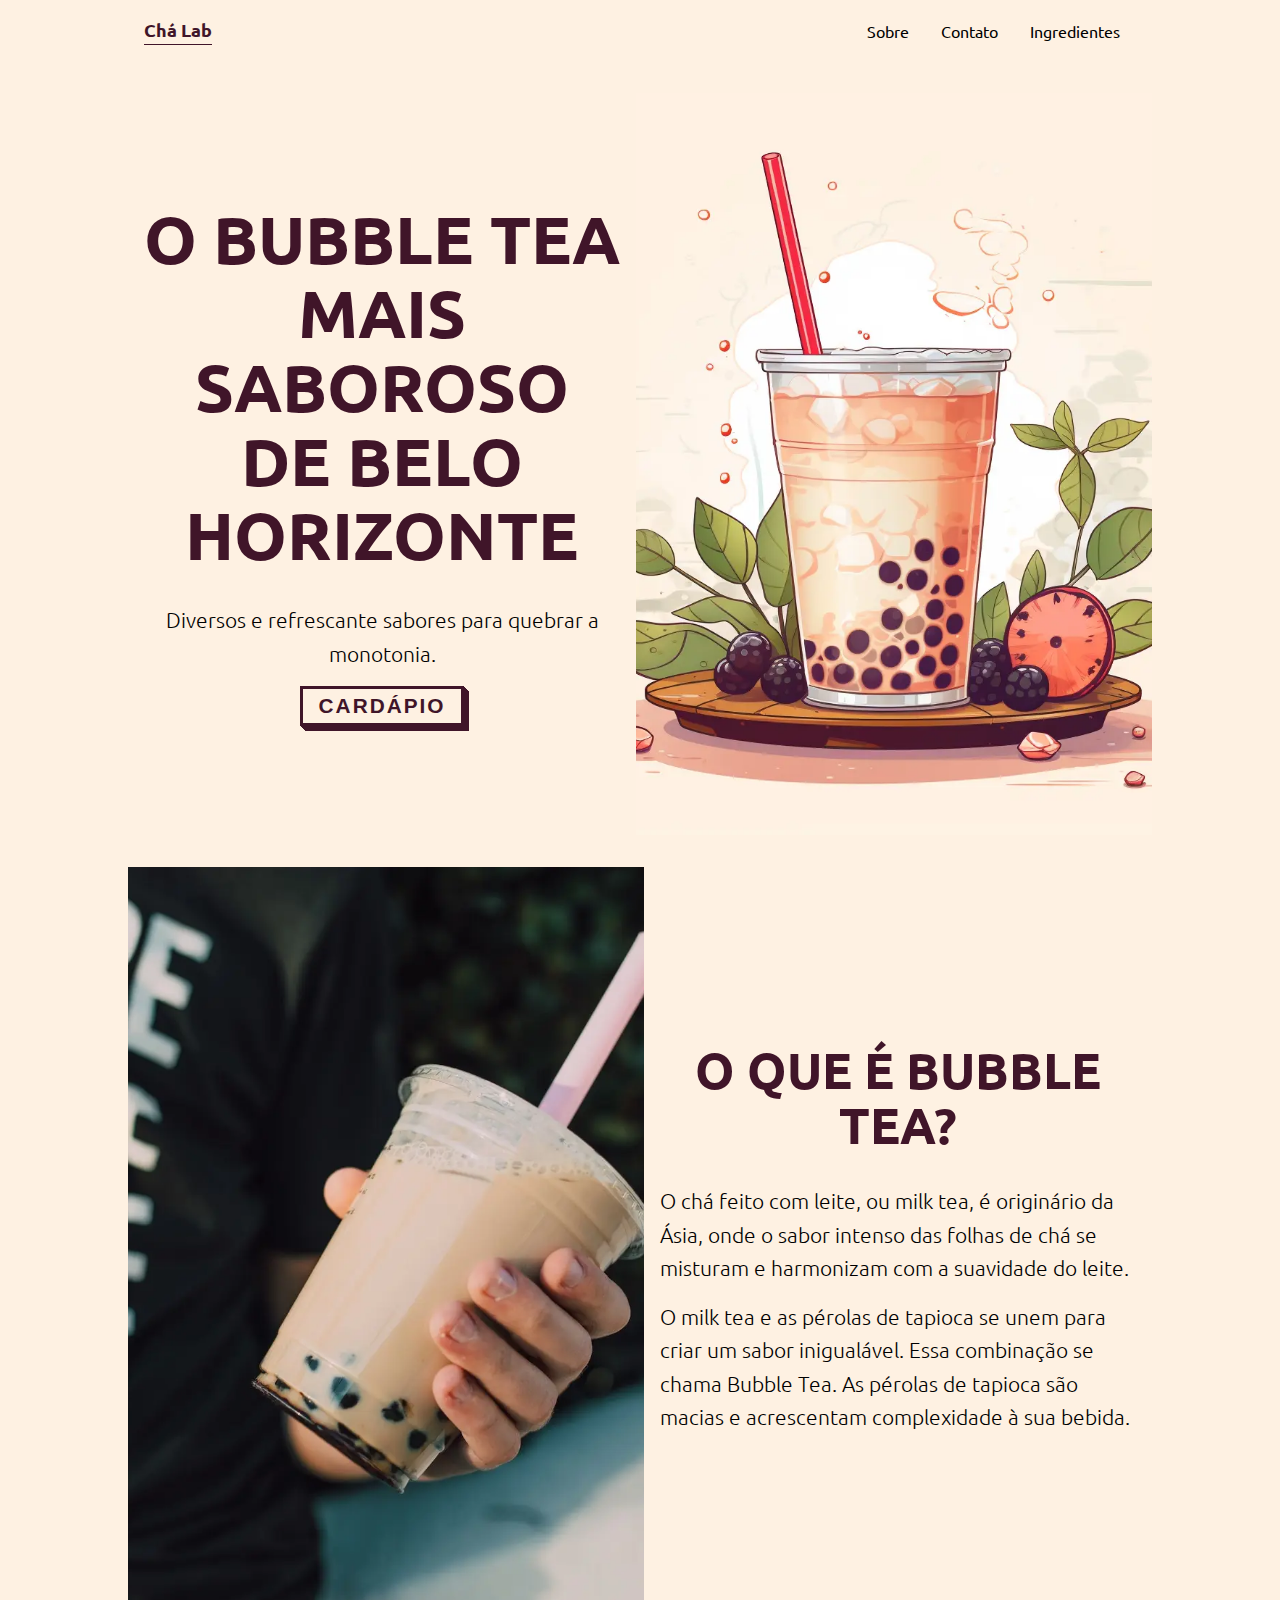
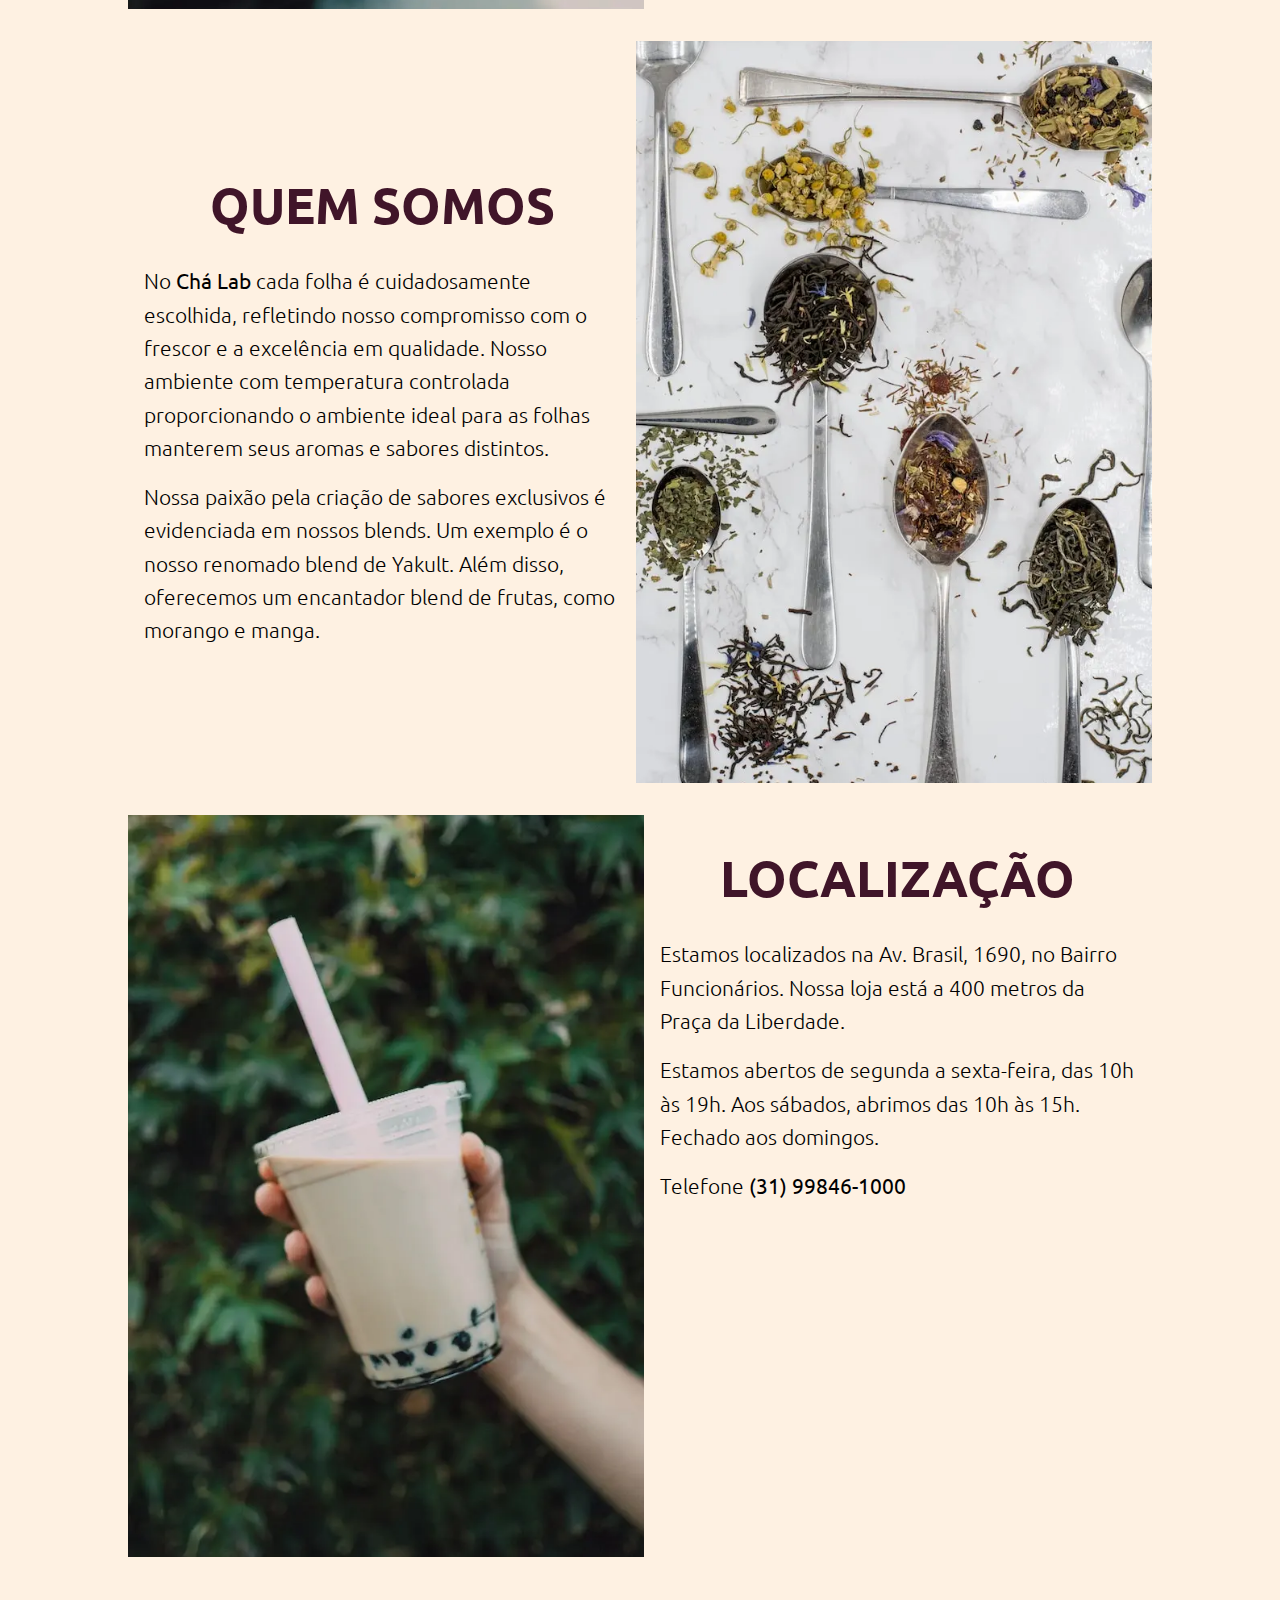
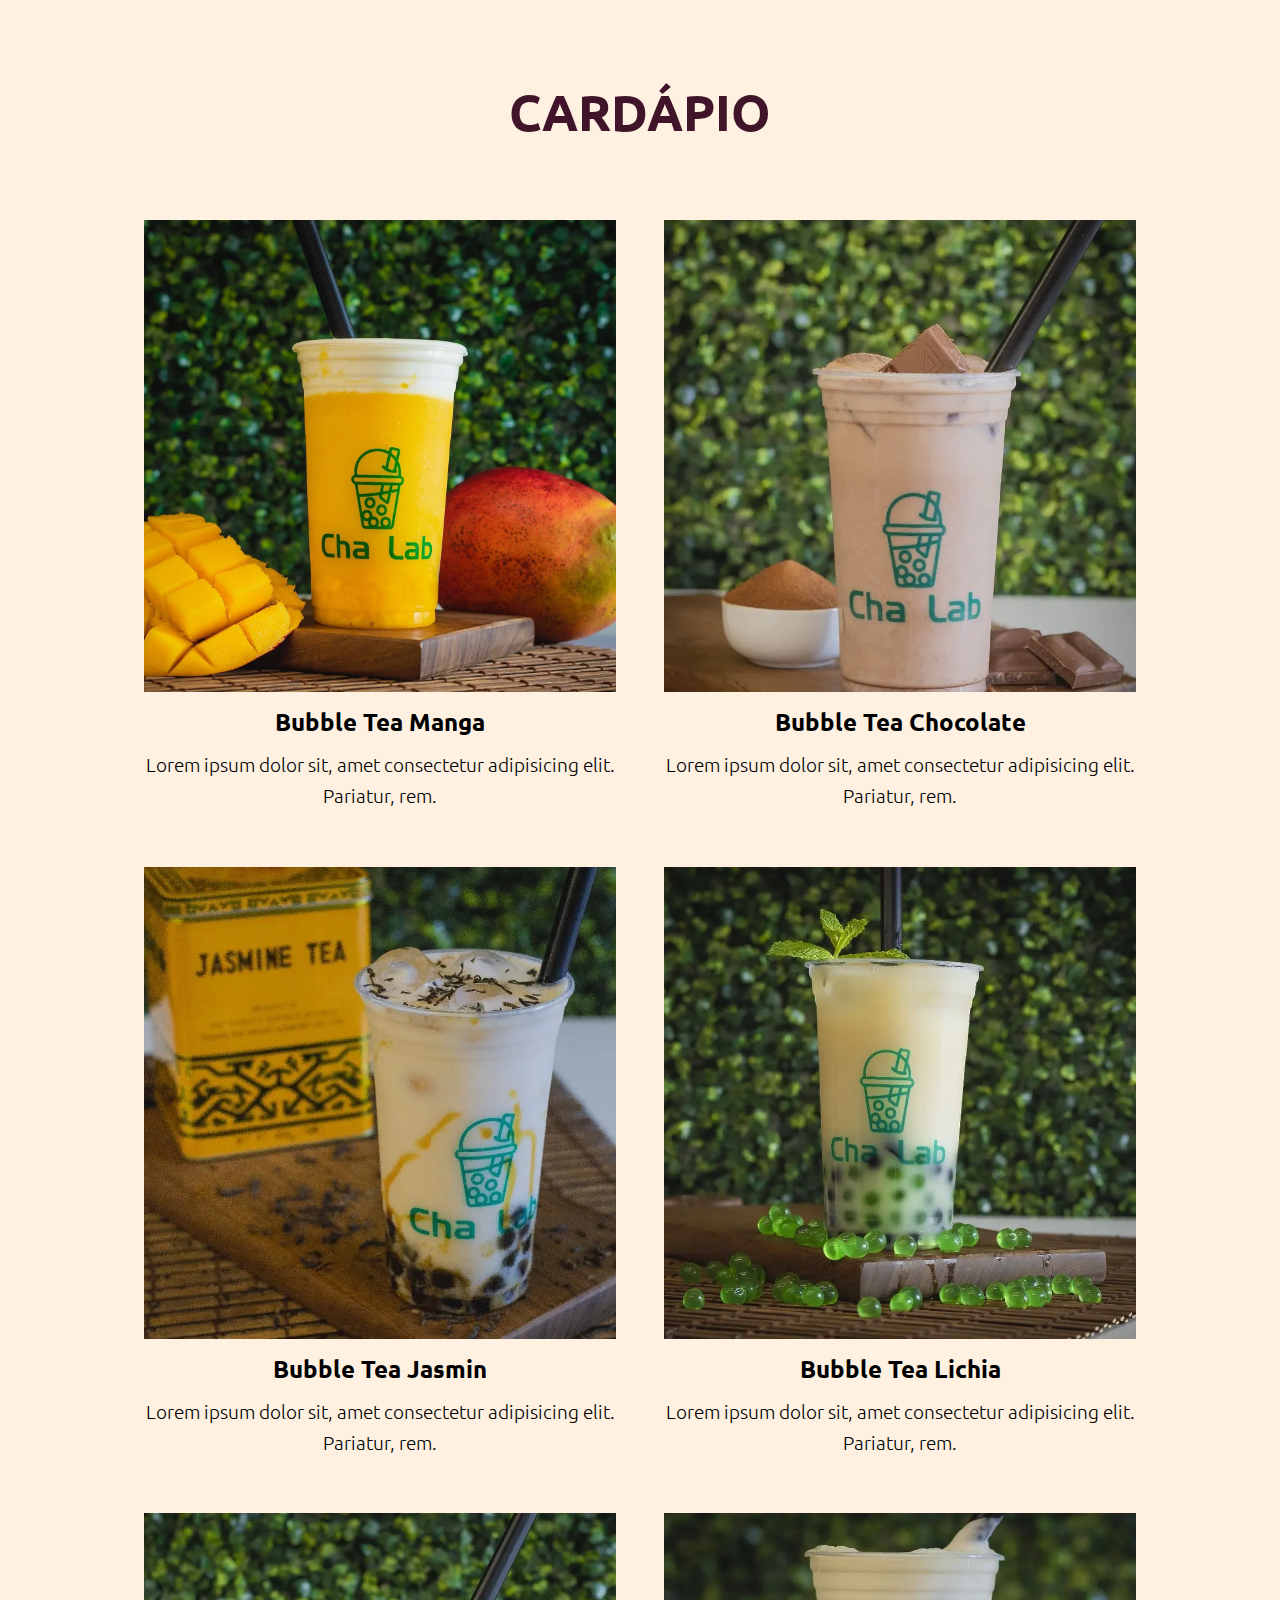
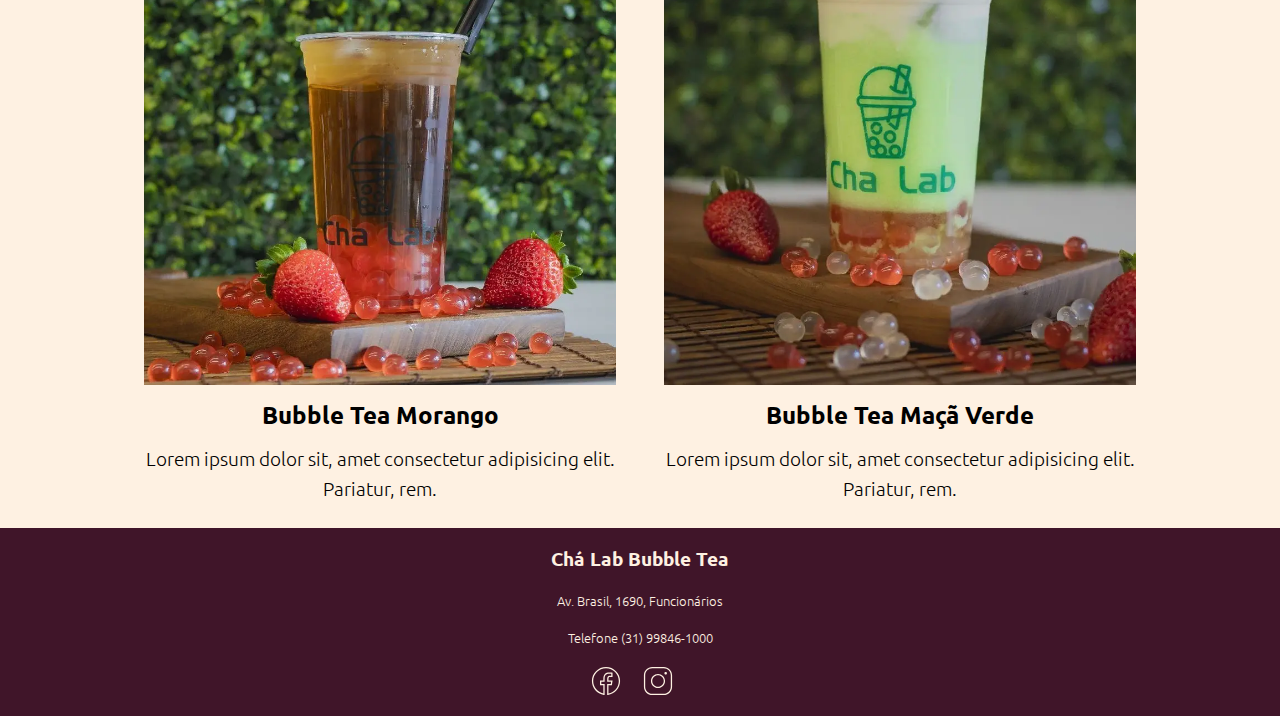
<file: index.html>
<!DOCTYPE html>
<html lang="en">

<head>
  <!-- START OF GOOGLE FONTS -->
  <link rel="preconnect" href="https://fonts.googleapis.com" />
  <link rel="preconnect" href="https://fonts.gstatic.com" crossorigin />
  <link href="https://fonts.googleapis.com/css2?family=Ubuntu:wght@300;400;700&display=swap" rel="stylesheet" />
  <!-- END OF GOOGLE FONTS -->
  <link rel="stylesheet" href="src/styles.min.css" />
  <meta charset="UTF-8" />
  <meta name="viewport" content="width=device-width, initial-scale=1.0" />
  <title>Chá Lab</title>
</head>

<body>
  <div class="container">
    <nav>
      <div class="navbar">
        <div class="logo">
          <h1><a href="#">Chá Lab</a></h1>
        </div>
        <ul class="navlinks">
          <li><a href="#">Sobre</a></li>
          <li><a href="#">Contato</a></li>
          <li><a href="ingredients.html">Ingredientes</a></li>
        </ul>
      </div>
    </nav>
    <!-- *** MAIN STARTING BELOW *** -->
    <main>
      <div class="section__layout">
        <div class="layout__text hero">
          <h1 id="hero_title">O bubble tea mais saboroso de Belo Horizonte</h1>
          <p>
            Diversos e refrescante sabores para quebrar a monotonia.
          </p>
          <a href="#">
            <button class="button-54" role="button">Cardápio</button>
          </a>
        </div>
        <div class="layout__img">
          <img class="media__img" src="img/hero_img.webp" alt="" />
        </div>
      </div>
    </main>
    <!-- *** MAIN ENDING ABOVE  *** -->
    <!-- *** SECTION STARTING BELOW *** -->
    <section>
      <div class="section__layout reverse">
        <div class="layout__text">
          <h1>O que é Bubble Tea?</h1>
          <p>
            O chá feito com leite, ou milk tea, é originário da Ásia, onde o
            sabor intenso das folhas de chá se misturam e harmonizam com a
            suavidade do leite.
          </p>

          <p>
            O milk tea e as pérolas de tapioca se unem para criar um sabor
            inigualável. Essa combinação se chama Bubble Tea. As pérolas de
            tapioca são macias e acrescentam complexidade à sua bebida.
          </p>
        </div>
        <div class="layout__img">
          <img class="media__img" src="img/hand_boba-1_md_crop.jpg.webp" alt="" />
        </div>
      </div>
    </section>
    <!-- *** SECTION ENDING ABOVE *** -->
    <!-- *** SECTION STARTING BELOW *** -->
    <section>
      <div class="section__layout">
        <div class="layout__text">
          <h1>QUEM SOMOS</h1>
          <p>
            No <strong>Chá Lab</strong> cada folha é cuidadosamente escolhida,
            refletindo nosso compromisso com o frescor e a excelência em
            qualidade. Nosso ambiente com temperatura controlada
            proporcionando o ambiente ideal para as folhas manterem seus
            aromas e sabores distintos.
          </p>
          <p>
            Nossa paixão pela criação de sabores exclusivos é evidenciada em
            nossos blends. Um exemplo é o nosso renomado blend de Yakult. Além
            disso, oferecemos um encantador blend de frutas, como morango e
            manga.
          </p>
        </div>
        <div class="layout__img">
          <img src="img/tea-leaves.webp" alt="" class="media__img" />
        </div>
      </div>
    </section>
    <!-- *** SECTION ENDING ABOVE *** -->
    <!-- *** SECTION STARTING BELOW *** -->
    <section>
      <div class="section__layout reverse">
        <div class="layout__text">
          <h1>Localização</h1>
          <p>
            Estamos localizados na Av. Brasil, 1690, no Bairro Funcionários.
            Nossa loja está a 400 metros da Praça da Liberdade.
          </p>
          <p>
            Estamos abertos de segunda a sexta-feira, das 10h às 19h. Aos
            sábados, abrimos das 10h às 15h. Fechado aos domingos.
          </p>
          <p>Telefone <strong>(31) 99846-1000</strong></p>
          <center>

            <iframe
              src="https://www.google.com/maps/embed?pb=!1m18!1m12!1m3!1d3750.83832528817!2d-43.93469309999999!3d-19.9312167!2m3!1f0!2f0!3f0!3m2!1i1024!2i768!4f13.1!3m3!1m2!1s0xa699dd4f954185%3A0x6ff7d84432d8d8e7!2sAv.%20Brasil%2C%201690%20-%20Funcion%C3%A1rios%2C%20Belo%20Horizonte%20-%20MG%2C%2030140-004!5e0!3m2!1sen!2sbr!4v1716901713658!5m2!1sen!2sbr"
              width="400" height="300" style="border:0;" allowfullscreen="" loading="lazy"
              referrerpolicy="no-referrer-when-downgrade"></iframe>
          </center>

        </div>
        <div class="layout__img">
          <img class="media__img" src="img/hand_boba-2.webp" alt="" />
        </div>
      </div>
    </section>
    <!-- *** SECTION ENDING ABOVE *** -->
    <!-- *** SECTION STARTING BELOW *** -->
    <section>
      <div class="grid_heading">
        <h1>Cardápio</h1>
      </div>
      <div class="menu__grid">
        <div class="menu__grid__item">
          <img class="grid_img" src="img/mango.webp" alt="" />
          <h3>Bubble Tea Manga</h3>
          <p>
            Lorem ipsum dolor sit, amet consectetur adipisicing elit.
            Pariatur, rem.
          </p>
        </div>
        <div class="menu__grid__item">
          <img class="grid_img" src="img/chocolate.webp" alt="" />
          <h3>Bubble Tea Chocolate</h3>
          <p>
            Lorem ipsum dolor sit, amet consectetur adipisicing elit.
            Pariatur, rem.
          </p>
        </div>
        <div class="menu__grid__item">
          <img class="grid_img" src="img/jasmin.webp" alt="" />
          <h3>Bubble Tea Jasmin</h3>
          <p>
            Lorem ipsum dolor sit, amet consectetur adipisicing elit.
            Pariatur, rem.
          </p>
        </div>
        <div class="menu__grid__item">
          <img class="grid_img" src="img/lichia.webp" alt="" />
          <h3>Bubble Tea Lichia</h3>
          <p>
            Lorem ipsum dolor sit, amet consectetur adipisicing elit.
            Pariatur, rem.
          </p>
        </div>
        <div class="menu__grid__item">
          <img class="grid_img" src="img/morango.webp" alt="" />
          <h3>Bubble Tea Morango</h3>
          <p>
            Lorem ipsum dolor sit, amet consectetur adipisicing elit.
            Pariatur, rem.
          </p>
        </div>
        <div class="menu__grid__item">
          <img class="grid_img" src="img/macaverde.webp" alt="" />
          <h3>Bubble Tea Maçã Verde</h3>
          <p>
            Lorem ipsum dolor sit, amet consectetur adipisicing elit.
            Pariatur, rem.
          </p>
        </div>
      </div>
    </section>

    <!-- *** SECTION ENDING ABOVE *** -->
    <footer class="footer">
      <center>
        <h3>Chá Lab Bubble Tea</h3>
        <p>Av. Brasil, 1690, Funcionários</p>
        <p>Telefone (31) 99846-1000</p>
        <img src="img/facebook-50.svg" alt="" />
        <img src="img/instagram-50.svg" alt="" />
      </center>
    </footer>
  </div>
  <!-- *** CONTAINER CLASS ENDING ABOVE *** -->
</body>

</html>
</file>
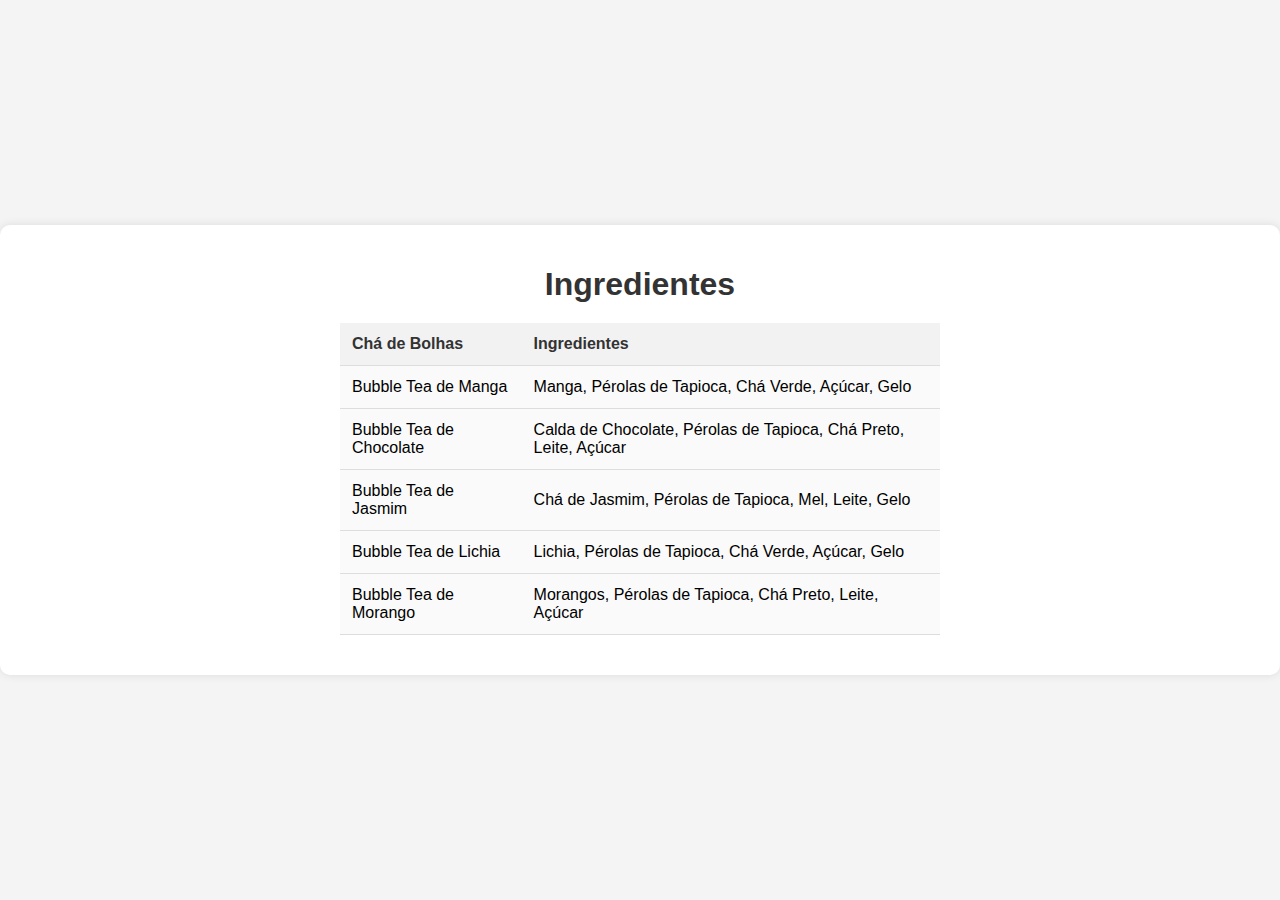
<file: ingredients.html>
<!DOCTYPE html>
<html lang="en">

<head>
    <meta charset="UTF-8">
    <meta name="viewport" content="width=device-width, initial-scale=1.0">
    <title>Document</title>
</head>

<body>
    <style>
        body {
            font-family: Arial, sans-serif;
            margin: 0;
            padding: 0;
            display: flex;
            justify-content: center;
            align-items: center;
            height: 100vh;
            background-color: #f4f4f4;
        }

        section {
            background: #fff;
            padding: 20px;
            border-radius: 10px;
            box-shadow: 0 0 10px rgba(0, 0, 0, 0.1);
        }

        .grid_heading h1 {
            margin-bottom: 20px;
            text-align: center;
            font-size: 2em;
            color: #333;
        }

        .ingredients_table {
            width: 100%;
            max-width: 600px;
            margin: 0 auto;
        }

        table {
            width: 100%;
            border-collapse: collapse;
            margin-bottom: 20px;
        }

        th,
        td {
            padding: 12px;
            text-align: left;
            border-bottom: 1px solid #ddd;
        }

        th {
            background-color: #f2f2f2;
            color: #333;
            font-weight: bold;
        }

        tr:hover {
            background-color: #f5f5f5;
        }

        td {
            background-color: #fafafa;
        }

        center {
            width: 100%;
        }
    </style>
    <center>
        <section>
            <div class="grid_heading">
                <h1>Ingredientes</h1>
            </div>
            <div class="ingredients_table">
                <table>
                    <thead>
                        <tr>
                            <th>Chá de Bolhas</th>
                            <th>Ingredientes</th>
                        </tr>
                    </thead>
                    <tbody>
                        <tr>
                            <td>Bubble Tea de Manga</td>
                            <td>Manga, Pérolas de Tapioca, Chá Verde, Açúcar, Gelo</td>
                        </tr>
                        <tr>
                            <td>Bubble Tea de Chocolate</td>
                            <td>Calda de Chocolate, Pérolas de Tapioca, Chá Preto, Leite, Açúcar</td>
                        </tr>
                        <tr>
                            <td>Bubble Tea de Jasmim</td>
                            <td>Chá de Jasmim, Pérolas de Tapioca, Mel, Leite, Gelo</td>
                        </tr>
                        <tr>
                            <td>Bubble Tea de Lichia</td>
                            <td>Lichia, Pérolas de Tapioca, Chá Verde, Açúcar, Gelo</td>
                        </tr>
                        <tr>
                            <td>Bubble Tea de Morango</td>
                            <td>Morangos, Pérolas de Tapioca, Chá Preto, Leite, Açúcar</td>
                        </tr>
                    </tbody>
                </table>
            </div>
        </section>
    </center>


</body>

</html>
</file>
<file: src/styles.min.css>
html{box-sizing:border-box;font-size:100%}*,*::before,*::after{box-sizing:inherit;margin:0;padding:0}body{font-family:"Ubuntu",sans-serif;background-color:var(--off-white)}a{color:inherit}h1,h2,h3,p{line-height:1.6;margin-top:0}h1,h2,h3{font-weight:700}p{font-weight:300;max-width:60ch}a,a:visited,a:active{text-decoration:none}ul{list-style-type:none}:root{--bright-pink: #F2294E;--dark-grape: #401529;--leaf-green: #A3A660;--off-white: #FEF1E2;--salmon-pink: #F28066;--pearl-cream: #F2E4D8}.navbar{background-color:var(--off-white);display:flex;justify-content:space-between;align-items:center;padding:1rem}@media screen and (min-width: 1200px){.navbar{width:80%;margin:0 auto}}.logo h1{font-size:1.1em;font-weight:700;color:var(--dark-grape);border-bottom:solid 1px var(--dark-grape)}.navlinks{display:flex}.navlinks a{padding:1rem}.navlinks a:hover{background-color:var(--dark-grape);color:#fff}.hero p{text-align:center}@media screen and (min-width: 1200px){#hero_title{font-size:4.2rem}}.button-54{display:block;background-color:var(--off-white);margin:0 auto;font-size:1rem;letter-spacing:2px;text-decoration:none;text-transform:uppercase;color:var(--dark-grape);cursor:pointer;border:3px solid;padding:.25em .5em;box-shadow:1px 1px 0px 0px,2px 2px 0px 0px,3px 3px 0px 0px,4px 4px 0px 0px,5px 5px 0px 0px;position:relative;-moz-user-select:none;user-select:none;-webkit-user-select:none;touch-action:manipulation}.button-54:active{box-shadow:0px 0px 0px 0px;top:5px;left:5px}@media(min-width: 768px){.button-54{padding:.25em .75em}}@media screen and (min-width: 768px)and (min-width: 1200px){.button-54{font-size:1.3rem;font-weight:700}}@media screen and (min-width: 1200px){.section__layout{display:flex;justify-content:center;align-items:center;width:80%;margin:0 auto}}.reverse{flex-direction:row-reverse}.layout__text{padding:0 1rem}.layout__text h1{color:var(--dark-grape);text-transform:uppercase;line-height:1.1;text-align:center;margin:2rem auto 2rem}.layout__text p{margin:1rem auto 1rem}.layout__text p:last-child{margin-bottom:0}@media screen and (min-width: 1200px){.layout__text{width:70%}.layout__text h1{font-size:3.1rem}.layout__text p{font-size:1.3rem}}.media__img{display:block;margin:2rem auto 0;max-width:100%}@media screen and (min-width: 1200px){.media__img{float:left;width:742px;height:742px;-o-object-fit:cover;object-fit:cover}}.menu__grid{display:grid;grid-template-columns:repeat(auto-fit, minmax(250px, 1fr));gap:1rem;justify-items:center}.menu__grid h3{margin:.5rem 0}.menu__grid p{margin:.5rem 0}@media screen and (min-width: 1200px){.menu__grid{width:80%;margin:0 auto;grid-template-columns:repeat(auto-fit, minmax(400px, 1fr))}}.menu__grid h3{font-size:1.5rem}.menu__grid p{font-size:1.2rem}.menu__grid__item{text-align:center;padding:1rem}.grid_img{max-width:100%;height:auto}.grid_heading{margin:2rem 0 1rem 0}.grid_heading h1{color:var(--dark-grape);text-transform:uppercase;line-height:1.1;text-align:center}@media screen and (min-width: 1200px){.grid_heading{margin:8rem 0 4rem 0}.grid_heading h1{font-size:3.1rem}.grid_heading p{font-size:1.3rem}}.footer{text-align:center;background-color:var(--dark-grape);color:var(--off-white)}.footer h3{padding-top:1rem}.footer p{margin-top:1rem;font-size:smaller}.footer img{width:2em;margin-right:1rem;margin-top:1rem;margin-bottom:1rem}.container{overflow:hidden}/*# sourceMappingURL=styles.min.css.map */
</file>
